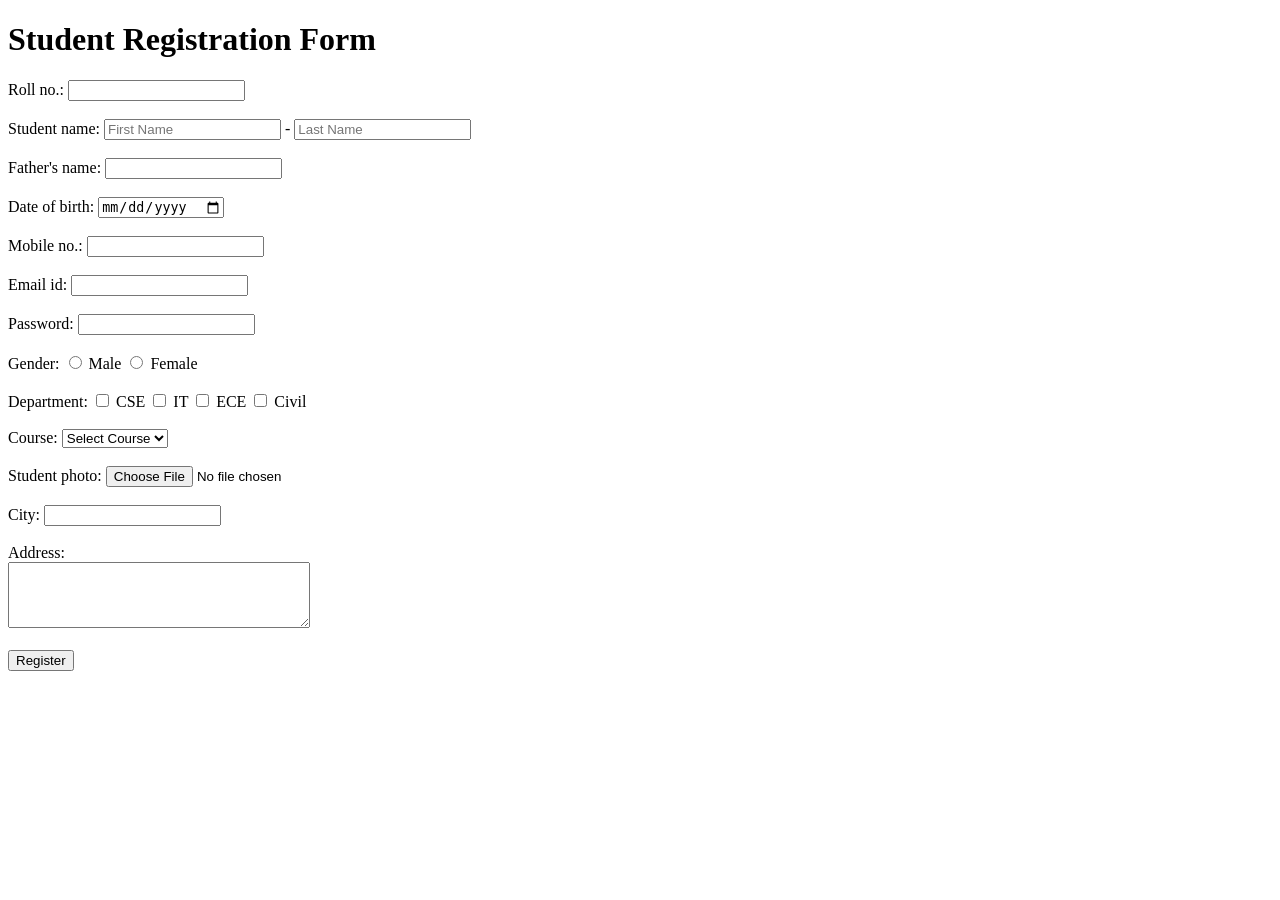
<file: advform.html>
<!DOCTYPE html>
<html>
<head>
    <title>Student Registration Form</title>
</head>

<body>

    <h1>Student Registration Form</h1>

    <form>

        Roll no.:
        <input type="text" name="rollno">
        <br><br>

        Student name:
        <input type="text" placeholder="First Name">
        -
        <input type="text" placeholder="Last Name">
        <br><br>

        Father's name:
        <input type="text" name="fathername">
        <br><br>

        Date of birth:
        <input type="date" name="dob">
        <br><br>

        Mobile no.:
        <input type="tel" name="mobile">
        <br><br>

        Email id:
        <input type="email" name="email">
        <br><br>

        Password:
        <input type="password" name="password">
        <br><br>

        Gender:
        <input type="radio" name="gender"> Male
        <input type="radio" name="gender"> Female
        <br><br>

        Department:
        <input type="checkbox" name="dept"> CSE
        <input type="checkbox" name="dept"> IT
        <input type="checkbox" name="dept"> ECE
        <input type="checkbox" name="dept"> Civil
        <br><br>

        Course:
        <select name="course">
            <option>Select Course</option>
            <option>B.Tech</option>
            <option>BCA</option>
            <option>B.Sc</option>
            <option>MCA</option>
        </select>
        <br><br>

        Student photo:
        <input type="file" name="photo">
        <br><br>

        City:
        <input type="text" name="city">
        <br><br>

        Address:
        <br>
        <textarea rows="4" cols="35" name="address"></textarea>
        <br><br>

        <button type="submit">Register</button>

    </form>

</body>
</html>
</file>
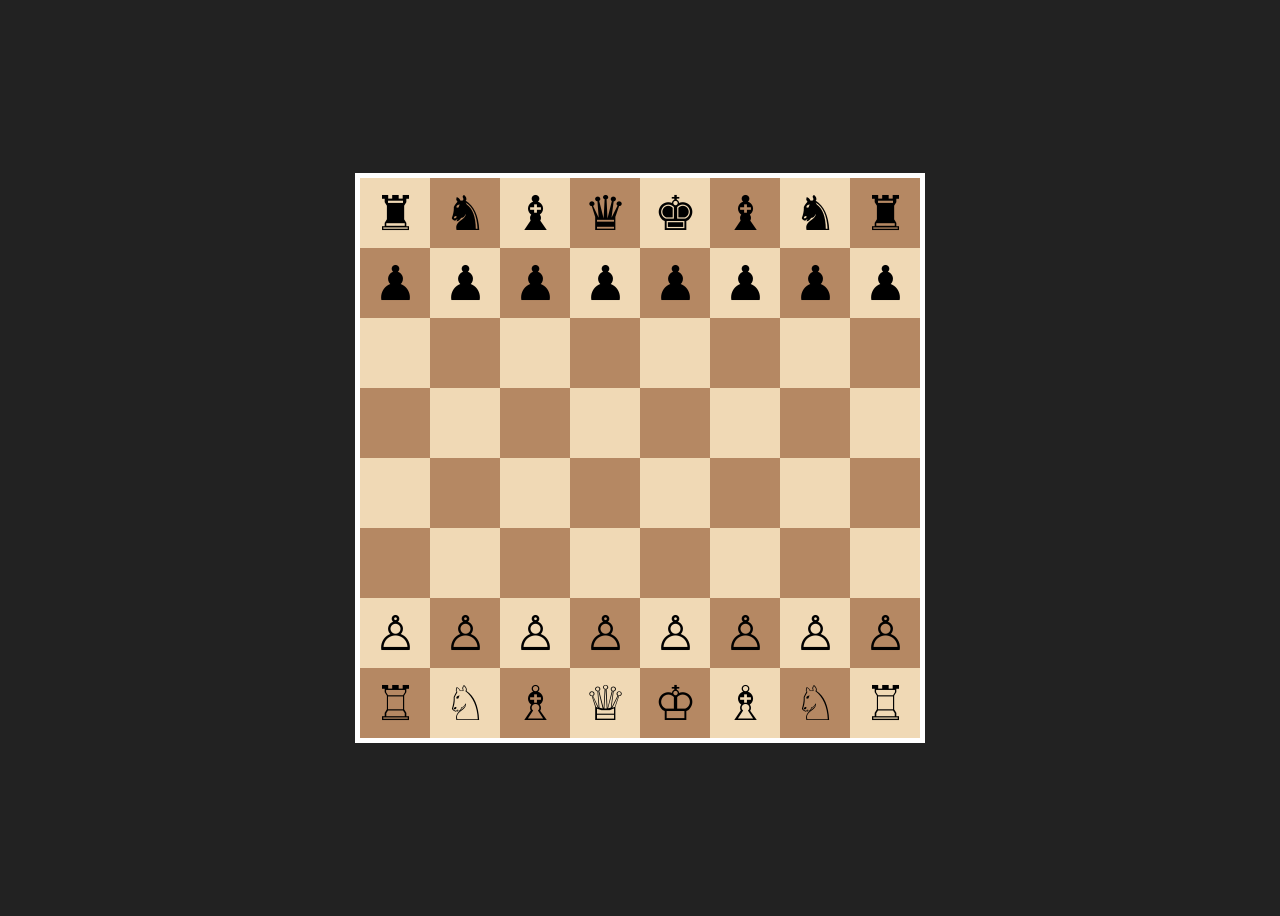
<file: chess.html>
<!DOCTYPE html>
<html>
<head>
    <title>Chess Board</title>

    <style>
        body {
            background: #222;
            display: flex;
            justify-content: center;
            align-items: center;
            height: 100vh;
        }

        .board {
            width: 560px;
            height: 560px;
            display: grid;
            grid-template-columns: repeat(8, 1fr);
            border: 5px solid white;
        }

        .box {
            width: 70px;
            height: 70px;
            display: flex;
            justify-content: center;
            align-items: center;
            font-size: 48px;
        }

        .white {
            background: #f0d9b5;
        }

        .black {
            background: #b58863;
        }
    </style>
</head>

<body>

<div class="board">

    <!-- Row 1 -->
    <div class="box white">♜</div>
    <div class="box black">♞</div>
    <div class="box white">♝</div>
    <div class="box black">♛</div>
    <div class="box white">♚</div>
    <div class="box black">♝</div>
    <div class="box white">♞</div>
    <div class="box black">♜</div>

    <!-- Row 2 -->
    <div class="box black">♟</div>
    <div class="box white">♟</div>
    <div class="box black">♟</div>
    <div class="box white">♟</div>
    <div class="box black">♟</div>
    <div class="box white">♟</div>
    <div class="box black">♟</div>
    <div class="box white">♟</div>

    <!-- Row 3 -->
    <div class="box white"></div>
    <div class="box black"></div>
    <div class="box white"></div>
    <div class="box black"></div>
    <div class="box white"></div>
    <div class="box black"></div>
    <div class="box white"></div>
    <div class="box black"></div>

    <!-- Row 4 -->
    <div class="box black"></div>
    <div class="box white"></div>
    <div class="box black"></div>
    <div class="box white"></div>
    <div class="box black"></div>
    <div class="box white"></div>
    <div class="box black"></div>
    <div class="box white"></div>

    <!-- Row 5 -->
    <div class="box white"></div>
    <div class="box black"></div>
    <div class="box white"></div>
    <div class="box black"></div>
    <div class="box white"></div>
    <div class="box black"></div>
    <div class="box white"></div>
    <div class="box black"></div>

    <!-- Row 6 -->
    <div class="box black"></div>
    <div class="box white"></div>
    <div class="box black"></div>
    <div class="box white"></div>
    <div class="box black"></div>
    <div class="box white"></div>
    <div class="box black"></div>
    <div class="box white"></div>

    <!-- Row 7 -->
    <div class="box white">♙</div>
    <div class="box black">♙</div>
    <div class="box white">♙</div>
    <div class="box black">♙</div>
    <div class="box white">♙</div>
    <div class="box black">♙</div>
    <div class="box white">♙</div>
    <div class="box black">♙</div>

    <!-- Row 8 -->
    <div class="box black">♖</div>
    <div class="box white">♘</div>
    <div class="box black">♗</div>
    <div class="box white">♕</div>
    <div class="box black">♔</div>
    <div class="box white">♗</div>
    <div class="box black">♘</div>
    <div class="box white">♖</div>

</div>

</body>
</html>
</file>
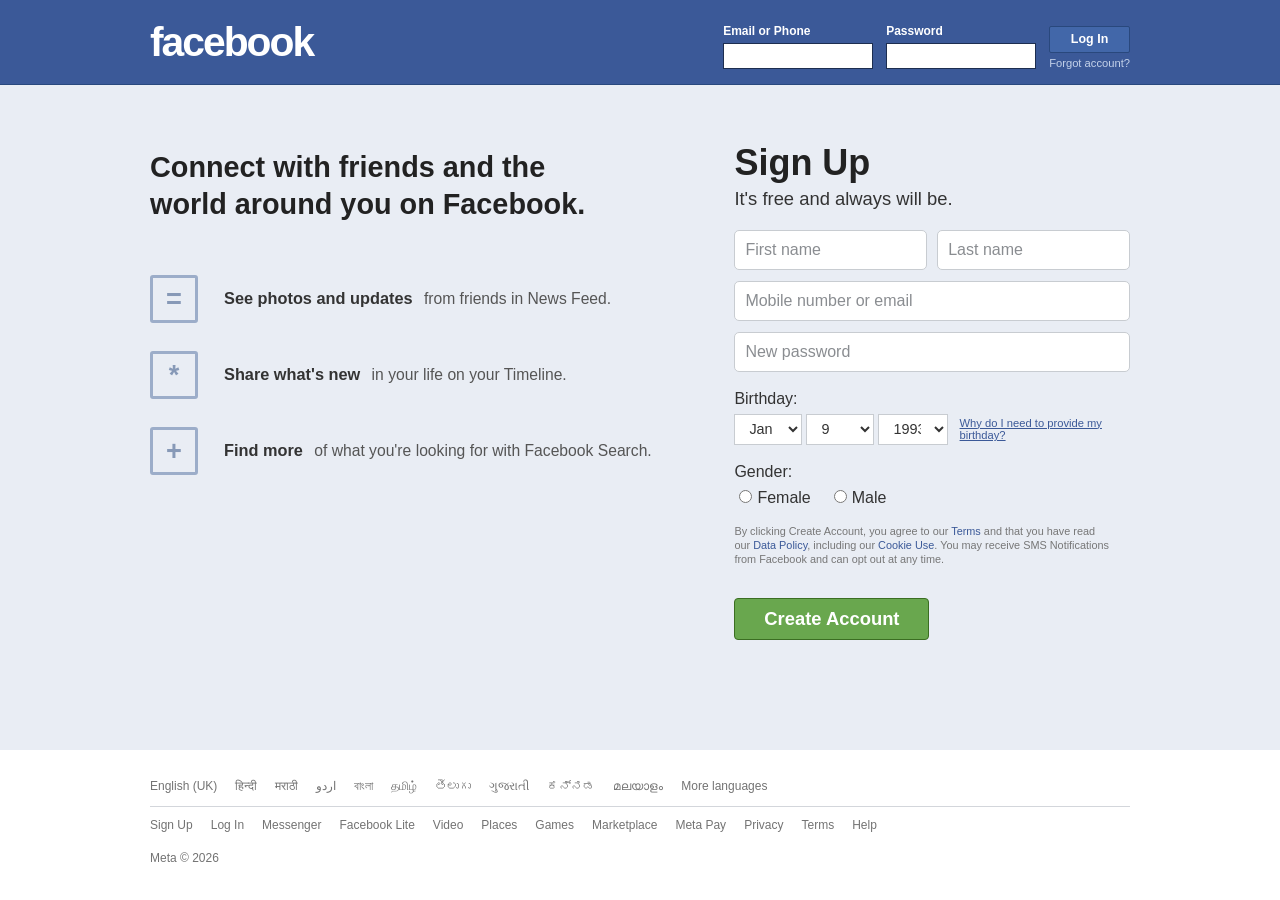
<file: facebook.html>
<!doctype html>
<html lang="en">
<head>
  <meta charset="UTF-8" />
  <meta name="viewport" content="width=device-width, initial-scale=1.0" />
  <meta name="description" content="Create a Facebook account" />
  <title>Facebook - Sign Up</title>
  <style>
    :root {
      --blue: #3b5998;
      --blue-dark: #29487d;
      --green: #69a74e;
      --ink: #333;
      --muted: #737373;
      --line: #d3d6db;
      --page: #e9edf4;
    }

    * { box-sizing: border-box; }

    body {
      margin: 0;
      min-height: 100vh;
      color: var(--ink);
      background: var(--page);
      font-family: Helvetica, Arial, sans-serif;
    }

    .page {
      min-height: 100vh;
      display: flex;
      flex-direction: column;
    }

    header {
      min-height: 84px;
      color: #fff;
      background: var(--blue);
      border-bottom: 1px solid #29487d;
    }

    .header-inner {
      width: min(980px, calc(100% - 40px));
      min-height: 84px;
      display: flex;
      align-items: center;
      justify-content: space-between;
      margin: 0 auto;
    }

    .brand {
      margin: 0;
      color: #fff;
      font-size: 2.55rem;
      font-weight: 700;
      letter-spacing: -2px;
      line-height: 1;
    }

    .header-login {
      display: flex;
      align-items: flex-end;
      gap: 13px;
      margin-top: 8px;
    }

    .header-field { display: grid; gap: 5px; }
    .header-field label { font-size: .75rem; font-weight: 700; }

    .header-field input {
      width: 150px;
      height: 26px;
      padding: 3px 5px;
      border: 1px solid #1d2e50;
      border-radius: 0;
      font-size: .85rem;
    }

    .header-actions { display: grid; gap: 4px; }

    .header-button {
      height: 27px;
      padding: 0 9px;
      border: 1px solid #29487d;
      border-radius: 2px;
      color: #fff;
      background: #4267a9;
      font-size: .78rem;
      font-weight: 700;
    }

    .header-actions a {
      color: #c4d2ea;
      font-size: .7rem;
      text-decoration: none;
    }

    .header-actions a:hover { text-decoration: underline; }

    main {
      width: min(980px, calc(100% - 40px));
      flex: 1;
      display: grid;
      grid-template-columns: 1.28fr 1fr;
      gap: 78px;
      align-items: start;
      margin: 0 auto;
      padding: 54px 0 78px;
    }

    .tagline {
      max-width: 470px;
      margin: 10px 0 52px;
      color: #222;
      font-size: 1.8rem;
      font-weight: 700;
      line-height: 1.28;
    }

    .feature-list { display: grid; gap: 28px; }

    .feature {
      display: grid;
      grid-template-columns: 56px 1fr;
      gap: 18px;
      align-items: center;
      max-width: 510px;
    }

    .feature-icon {
      width: 48px;
      height: 48px;
      display: grid;
      place-items: center;
      border: 3px solid #9cadc9;
      border-radius: 3px;
      color: #8799b7;
      font-size: 1.7rem;
      font-weight: 700;
      line-height: 1;
      box-shadow: inset 0 0 0 3px var(--page);
    }

    .feature p { margin: 0; color: #555; font-size: .98rem; }
    .feature strong { margin-right: 7px; color: #333; font-size: 1.02rem; }

    .signup { padding-top: 4px; }

    .signup h2 {
      margin: 0;
      color: #222;
      font-size: 2.25rem;
      line-height: 1.1;
    }

    .signup-lead { margin: 5px 0 20px; font-size: 1.15rem; }

    .signup-card { max-width: 400px; }

    form { display: grid; gap: 11px; }

    .name-row { display: grid; grid-template-columns: 1fr 1fr; gap: 10px; }

    input, select {
      width: 100%;
      height: 40px;
      padding: 0 10px;
      border: 1px solid #c8ccd1;
      border-radius: 5px;
      color: var(--ink);
      background: #fff;
      font: 1rem Helvetica, Arial, sans-serif;
      outline: none;
    }

    input::placeholder { color: #8a8d91; }
    input:focus, select:focus { border-color: var(--blue); box-shadow: 0 0 0 2px rgb(59 89 152 / 20%); }

    .sr-only {
      position: absolute;
      width: 1px;
      height: 1px;
      padding: 0;
      margin: -1px;
      overflow: hidden;
      clip: rect(0, 0, 0, 0);
      white-space: nowrap;
      border: 0;
    }

    button {
      border: 0;
      border-radius: 6px;
      color: #fff;
      cursor: pointer;
      font: 700 1rem Helvetica, Arial, sans-serif;
      transition: filter 140ms ease, transform 140ms ease;
    }

    button:hover { filter: brightness(.96); }
    button:active { transform: translateY(1px); }

    .create-button {
      width: 195px;
      height: 42px;
      margin-top: 8px;
      background: var(--green);
      border: 1px solid #3b6e22;
      border-radius: 4px;
      font-size: 1.15rem;
    }

    .create-button:hover { background: #36a420; }

    .birthday-label, .gender-label {
      display: block;
      margin: 7px 0 6px;
      font-size: 1rem;
    }

    .birthday-row { display: flex; align-items: center; gap: 4px; }
    .birthday-row select { width: auto; min-width: 68px; height: 31px; border-radius: 0; font-size: .9rem; }
    .birthday-help { margin-left: 8px; color: var(--blue); font-size: .7rem; line-height: 1.1; }
    .gender-row { display: flex; gap: 18px; }
    .gender-row label { font-size: 1rem; }
    .gender-row input { width: auto; height: auto; margin-right: 5px; }
    .terms { max-width: 375px; margin: 6px 0 2px; color: #777; font-size: .68rem; line-height: 1.3; }
    .terms a { color: var(--blue); text-decoration: none; }
    .terms a:hover { text-decoration: underline; }
    .message { min-height: 0; margin: 0; color: #c92a2a; font-size: .78rem; }
    .message.success { color: #3b6e22; }

    footer {
      min-height: 135px;
      padding: 26px max(20px, calc((100% - 980px) / 2)) 30px;
      color: #737373;
      background: #fff;
      font-size: .75rem;
      line-height: 1.8;
    }

    .languages, .links { display: flex; flex-wrap: wrap; gap: 0 18px; }
    footer a { color: inherit; text-decoration: none; }
    footer a:hover { text-decoration: underline; }
    .footer-line { height: 1px; margin: 8px 0; background: var(--line); }
    .copyright { margin: 12px 0 0; }

    @media (max-width: 760px) {
      .header-inner { width: min(100% - 24px, 520px); min-height: auto; padding: 18px 0; align-items: flex-start; gap: 20px; }
      .header-login { flex: 1; flex-wrap: wrap; justify-content: flex-end; margin-top: 0; }
      .header-field input { width: 132px; }
      main {
        grid-template-columns: 1fr;
        gap: 40px;
        align-content: start;
        padding: 40px 0 60px;
      }
      .intro, .signup { max-width: 500px; margin: auto; }
      .tagline { margin-bottom: 32px; font-size: 1.5rem; }
    }

    @media (max-width: 420px) {
      .header-inner { display: block; }
      .header-login { justify-content: flex-start; margin-top: 18px; }
      main { width: min(100% - 24px, 396px); padding-top: 34px; }
      .name-row { grid-template-columns: 1fr; }
      footer { padding-right: 12px; padding-left: 12px; }
    }
  </style>
</head>
<body>
  <div class="page">
    <header>
      <div class="header-inner">
        <h1 class="brand">facebook</h1>
        <form class="header-login" id="header-login" novalidate>
          <div class="header-field">
            <label for="header-email">Email or Phone</label>
            <input id="header-email" type="text" autocomplete="username" />
          </div>
          <div class="header-field">
            <label for="header-password">Password</label>
            <input id="header-password" type="password" autocomplete="current-password" />
          </div>
          <div class="header-actions">
            <button class="header-button" type="submit">Log In</button>
            <a href="#forgot-password">Forgot account?</a>
          </div>
        </form>
      </div>
    </header>

    <main>
      <section class="intro" aria-labelledby="brand-name">
        <h2 class="sr-only" id="brand-name">Facebook</h2>
        <p class="tagline">Connect with friends and the world around you on Facebook.</p>
        <div class="feature-list">
          <div class="feature">
            <span class="feature-icon" aria-hidden="true">=</span>
            <p><strong>See photos and updates</strong> from friends in News Feed.</p>
          </div>
          <div class="feature">
            <span class="feature-icon" aria-hidden="true">*</span>
            <p><strong>Share what's new</strong> in your life on your Timeline.</p>
          </div>
          <div class="feature">
            <span class="feature-icon" aria-hidden="true">+</span>
            <p><strong>Find more</strong> of what you're looking for with Facebook Search.</p>
          </div>
        </div>
      </section>

      <section class="signup" aria-labelledby="signup-heading">
        <h2 id="signup-heading">Sign Up</h2>
        <p class="signup-lead">It's free and always will be.</p>
        <div class="signup-card">
          <form id="signup-form" novalidate>
            <div class="name-row">
              <label class="sr-only" for="first-name">First name</label>
              <input id="first-name" name="first-name" type="text" placeholder="First name" required />
              <label class="sr-only" for="last-name">Last name</label>
              <input id="last-name" name="last-name" type="text" placeholder="Last name" required />
            </div>
            <label class="sr-only" for="signup-email">Mobile number or email</label>
            <input id="signup-email" name="email" type="text" placeholder="Mobile number or email" required />
            <label class="sr-only" for="new-password">New password</label>
            <input id="new-password" name="password" type="password" placeholder="New password" required />

            <div>
              <span class="birthday-label">Birthday:</span>
              <div class="birthday-row">
                <label class="sr-only" for="month">Birth month</label>
                <select id="month" name="month"><option>Jan</option><option>Feb</option><option>Mar</option></select>
                <label class="sr-only" for="day">Birth day</label>
                <select id="day" name="day"><option>9</option><option>10</option><option>11</option></select>
                <label class="sr-only" for="year">Birth year</label>
                <select id="year" name="year"><option>1993</option><option>1994</option><option>1995</option></select>
                <a class="birthday-help" href="#birthday-help">Why do I need to provide my birthday?</a>
              </div>
            </div>

            <div>
              <span class="gender-label">Gender:</span>
              <div class="gender-row">
                <label><input type="radio" name="gender" value="female" />Female</label>
                <label><input type="radio" name="gender" value="male" />Male</label>
              </div>
            </div>

            <p class="terms">By clicking Create Account, you agree to our <a href="#terms">Terms</a> and that you have read our <a href="#data-policy">Data Policy</a>, including our <a href="#cookie-use">Cookie Use</a>. You may receive SMS Notifications from Facebook and can opt out at any time.</p>
            <p class="message" id="message" role="alert" aria-live="polite"></p>
            <button class="create-button" type="submit">Create Account</button>
          </form>
        </div>
      </section>
    </main>

    <footer>
      <nav class="languages" aria-label="Languages">
        <a href="#english">English (UK)</a><a href="#hindi">हिन्दी</a><a href="#marathi">मराठी</a><a href="#urdu">اردو</a><a href="#bengali">বাংলা</a><a href="#tamil">தமிழ்</a><a href="#telugu">తెలుగు</a><a href="#gujarati">ગુજરાતી</a><a href="#kannada">ಕನ್ನಡ</a><a href="#malayalam">മലയാളം</a><a href="#more-languages">More languages</a>
      </nav>
      <div class="footer-line"></div>
      <nav class="links" aria-label="Footer links">
        <a href="#signup">Sign Up</a><a href="#login">Log In</a><a href="#messenger">Messenger</a><a href="#facebook-lite">Facebook Lite</a><a href="#video">Video</a><a href="#places">Places</a><a href="#games">Games</a><a href="#marketplace">Marketplace</a><a href="#meta-pay">Meta Pay</a><a href="#privacy">Privacy</a><a href="#terms">Terms</a><a href="#help">Help</a>
      </nav>
      <p class="copyright">Meta © 2026</p>
    </footer>
  </div>

  <script>
    const form = document.querySelector('#signup-form');
    const message = document.querySelector('#message');

    form.addEventListener('submit', (event) => {
      event.preventDefault();
      const requiredFields = [...form.querySelectorAll('[required]')];
      const emptyField = requiredFields.find((field) => !field.value.trim());

      if (emptyField) {
        message.textContent = 'Please complete all required fields.';
        emptyField.focus();
        return;
      }

      message.textContent = 'Your demo account is ready to be created.';
      message.classList.add('success');
    });

    document.querySelector('#header-login').addEventListener('submit', (event) => {
      event.preventDefault();
      message.textContent = 'Log in is ready to connect to your backend.';
      message.classList.add('success');
    });
  </script>
</body>
</html>
</file>
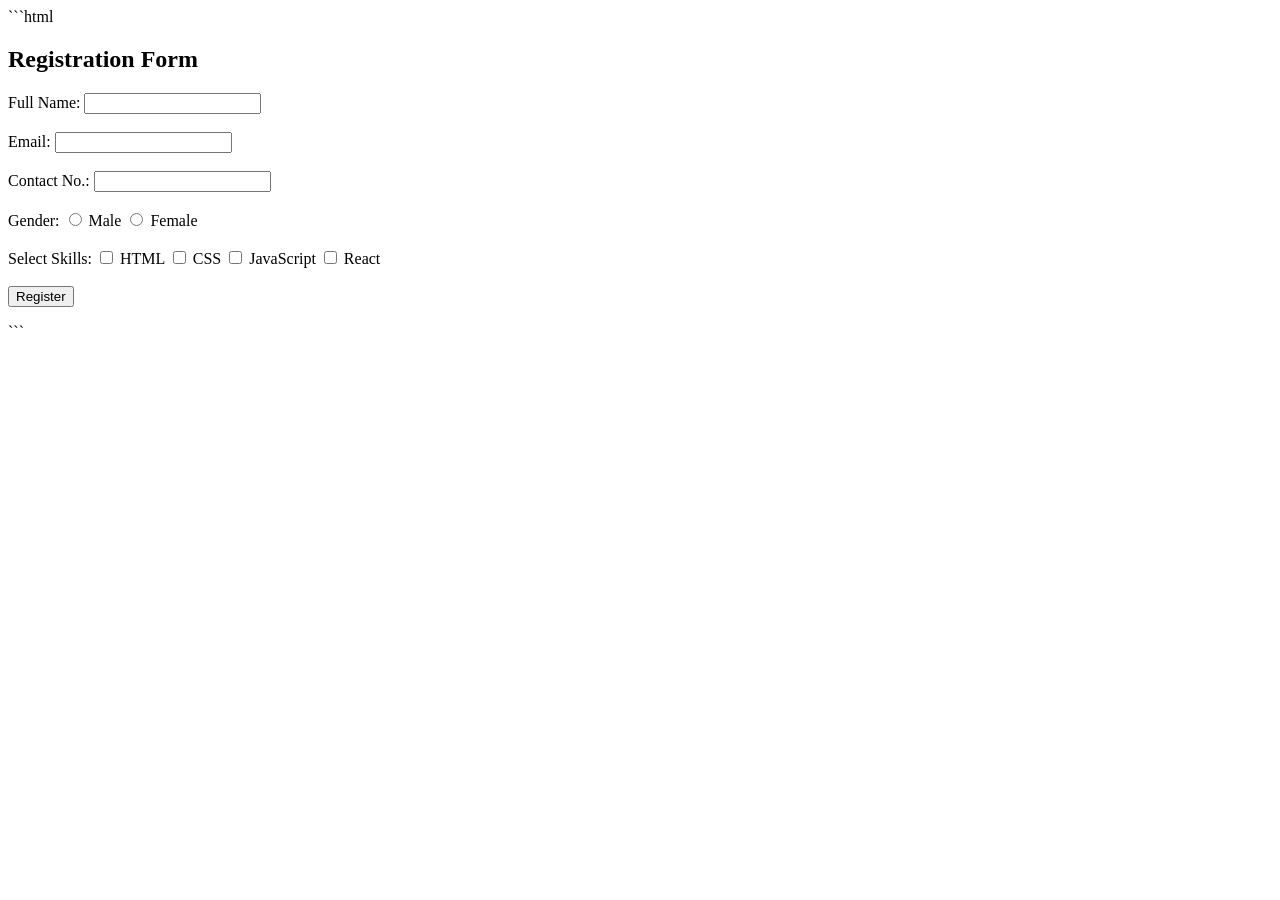
<file: form.html>
```html
<!DOCTYPE html>
<html>
<head>
    <title>Registration Form</title>
</head>

<body>

    <h2>Registration Form</h2>

    <form>

        Full Name:
        <input type="text" name="fullname">
        <br><br>

        Email:
        <input type="email" name="email">
        <br><br>

        Contact No.:
        <input type="tel" name="contact">
        <br><br>

        Gender:
        <input type="radio" name="gender"> Male
        <input type="radio" name="gender"> Female
        <br><br>

        Select Skills:
        <input type="checkbox" name="skill"> HTML
        <input type="checkbox" name="skill"> CSS
        <input type="checkbox" name="skill"> JavaScript
        <input type="checkbox" name="skill"> React
        <br><br>

        <button type="submit">Register</button>

    </form>

</body>
</html>
```
</file>
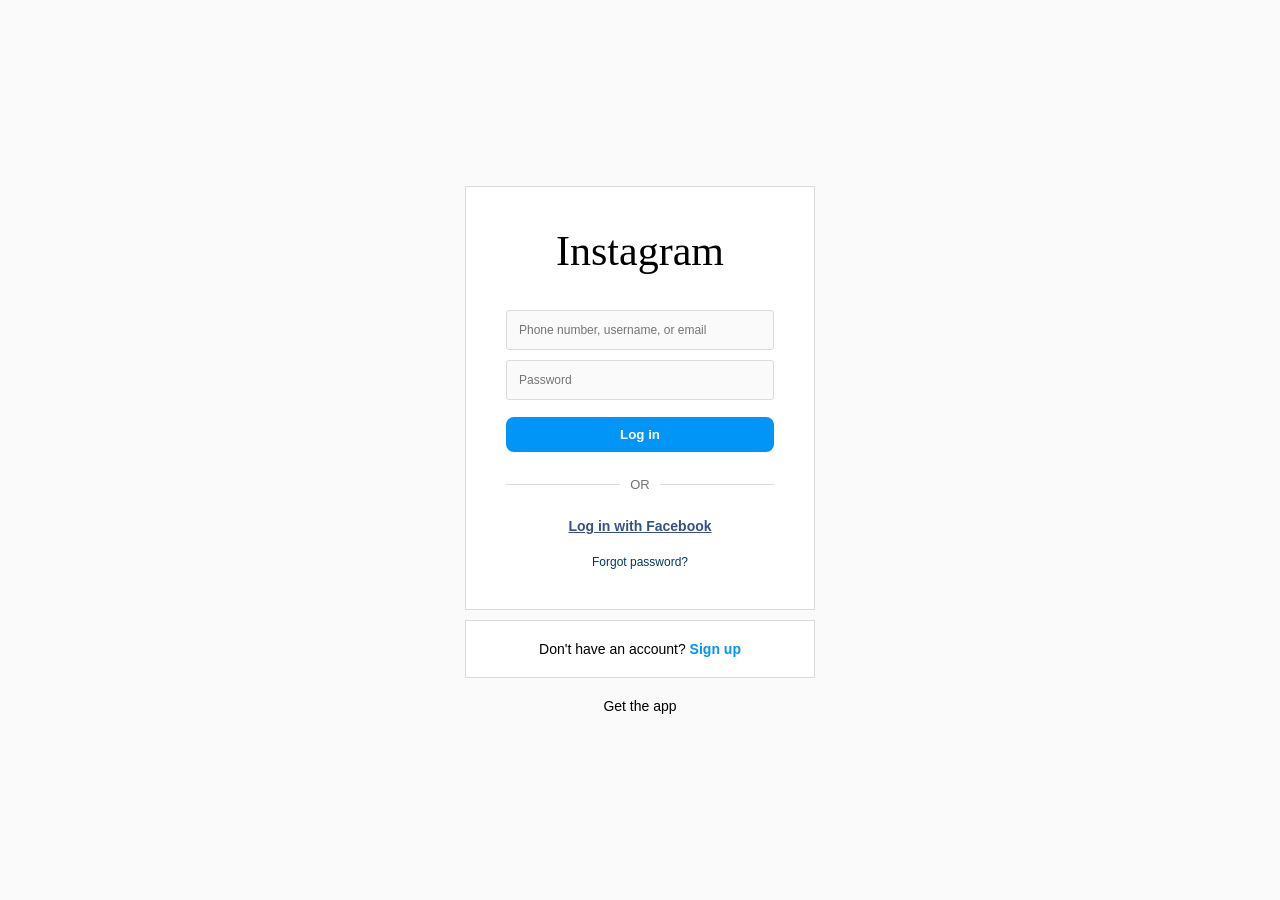
<file: instagramm.html>
<!DOCTYPE html>
<html lang="en">
<head>
    <meta charset="UTF-8">
    <meta name="viewport" content="width=device-width, initial-scale=1.0">
    <title>Instagram Login</title>

    <style>
        * {
            box-sizing: border-box;
            margin: 0;
            padding: 0;
            font-family: Arial, sans-serif;
        }

        body {
            background: #fafafa;
            display: flex;
            justify-content: center;
            align-items: center;
            height: 100vh;
        }

        .container {
            width: 350px;
            text-align: center;
        }

        .login-box {
            background: white;
            border: 1px solid #dbdbdb;
            padding: 40px;
        }

        .logo {
            font-family: cursive;
            font-size: 42px;
            margin-bottom: 30px;
        }

        input {
            width: 100%;
            padding: 12px;
            margin: 5px 0;
            border: 1px solid #dbdbdb;
            border-radius: 3px;
            background: #fafafa;
            font-size: 12px;
        }

        button {
            width: 100%;
            padding: 10px;
            margin-top: 12px;
            border: none;
            border-radius: 8px;
            background: #0095f6;
            color: white;
            font-weight: bold;
            cursor: pointer;
        }

        .or {
            display: flex;
            align-items: center;
            gap: 10px;
            margin: 25px 0;
            color: #737373;
            font-size: 13px;
        }

        .or::before,
        .or::after {
            content: "";
            height: 1px;
            background: #dbdbdb;
            flex: 1;
        }

        .facebook {
            color: #385185;
            font-weight: bold;
            font-size: 14px;
        }

        .forgot {
            display: block;
            margin-top: 20px;
            color: #00376b;
            font-size: 12px;
            text-decoration: none;
        }

        .signup {
            background: white;
            border: 1px solid #dbdbdb;
            margin-top: 10px;
            padding: 20px;
            font-size: 14px;
        }

        .signup a {
            color: #0095f6;
            font-weight: bold;
            text-decoration: none;
        }

        .app {
            margin-top: 20px;
            font-size: 14px;
        }
    </style>
</head>

<body>

    <div class="container">

        <div class="login-box">

            <div class="logo">Instagram</div>

            <input type="text" placeholder="Phone number, username, or email">

            <input type="password" placeholder="Password">

            <button>Log in</button>

            <div class="or">OR</div>

            <a href="facebook.html" class="facebook">Log in with Facebook</a>

            <a href="#" class="forgot">Forgot password?</a>

        </div>

        <div class="signup">
            Don't have an account?
            <a href="#">Sign up</a>
        </div>

        <div class="app">
            Get the app
        </div>

    </div>

</body>
</html>
</file>
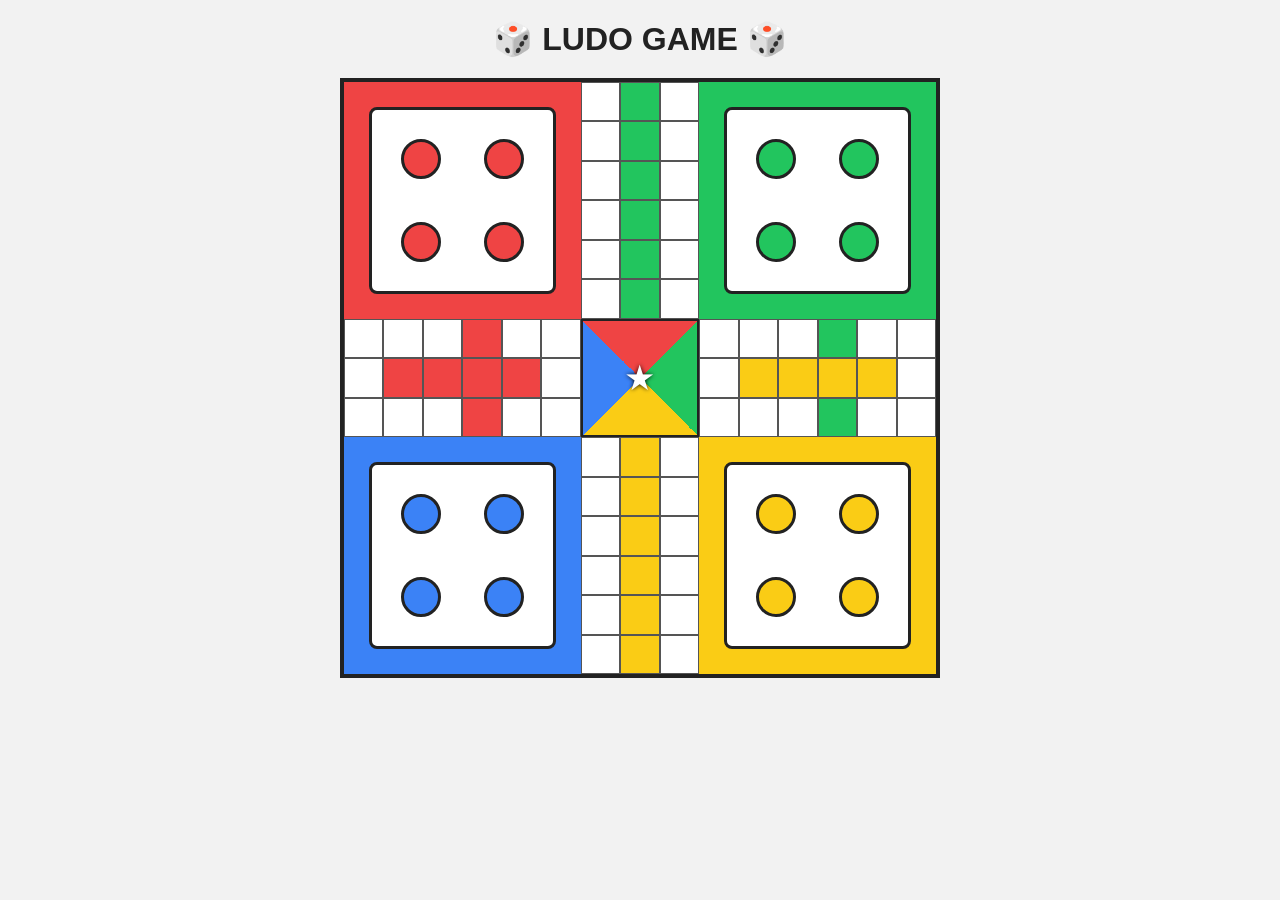
<file: ludo.html>
<!DOCTYPE html>
<html>
<head>
    <title>Ludo Board</title>

    <style>
        * {
            box-sizing: border-box;
        }

        body {
            margin: 0;
            background: #f2f2f2;
            font-family: Arial, sans-serif;
            text-align: center;
        }

        h1 {
            margin: 20px;
            color: #222;
        }

        .ludo {
            width: 600px;
            height: 600px;
            margin: auto;
            display: grid;
            grid-template-columns: repeat(15, 1fr);
            grid-template-rows: repeat(15, 1fr);
            border: 4px solid #222;
            background: white;
        }

        .cell {
            border: 1px solid #555;
        }

        /* =====================
           FOUR HOME AREAS
        ====================== */

        .red-area {
            grid-column: 1 / 7;
            grid-row: 1 / 7;
            background: #ef4444;
            padding: 25px;
        }

        .green-area {
            grid-column: 10 / 16;
            grid-row: 1 / 7;
            background: #22c55e;
            padding: 25px;
        }

        .blue-area {
            grid-column: 1 / 7;
            grid-row: 10 / 16;
            background: #3b82f6;
            padding: 25px;
        }

        .yellow-area {
            grid-column: 10 / 16;
            grid-row: 10 / 16;
            background: #facc15;
            padding: 25px;
        }

        .home-box {
            width: 100%;
            height: 100%;
            background: white;
            border: 3px solid #222;
            border-radius: 8px;

            display: grid;
            grid-template-columns: 1fr 1fr;
            grid-template-rows: 1fr 1fr;
            gap: 15px;
            padding: 15px;
        }

        .token {
            border: 3px solid #222;
            border-radius: 50%;
            width: 40px;
            height: 40px;
            margin: auto;
        }

        .red-token {
            background: #ef4444;
        }

        .green-token {
            background: #22c55e;
        }

        .blue-token {
            background: #3b82f6;
        }

        .yellow-token {
            background: #facc15;
        }


        /* =====================
           PATH
        ====================== */

        .path {
            background: white;
        }

        .red-path {
            background: #ef4444;
        }

        .green-path {
            background: #22c55e;
        }

        .blue-path {
            background: #3b82f6;
        }

        .yellow-path {
            background: #facc15;
        }

        .safe {
            background: #ddd;
        }


        /* =====================
           CENTER
        ====================== */

        .center {
            grid-column: 7 / 10;
            grid-row: 7 / 10;

            position: relative;
            overflow: hidden;

            background: conic-gradient(
                from 45deg,
                #22c55e 0deg 90deg,
                #facc15 90deg 180deg,
                #3b82f6 180deg 270deg,
                #ef4444 270deg 360deg
            );

            border: 2px solid #222;
        }

        .center::after {
            content: "★";
            position: absolute;
            top: 50%;
            left: 50%;
            transform: translate(-50%, -50%);
            font-size: 35px;
            color: white;
            text-shadow: 0 0 4px black;
        }


        /* =====================
           TOP PATH
        ====================== */

        .top1  { grid-column: 7; grid-row: 1; }
        .top2  { grid-column: 8; grid-row: 1; }
        .top3  { grid-column: 9; grid-row: 1; }

        .top4  { grid-column: 7; grid-row: 2; }
        .top5  { grid-column: 8; grid-row: 2; }
        .top6  { grid-column: 9; grid-row: 2; }

        .top7  { grid-column: 7; grid-row: 3; }
        .top8  { grid-column: 8; grid-row: 3; }
        .top9  { grid-column: 9; grid-row: 3; }

        .top10 { grid-column: 7; grid-row: 4; }
        .top11 { grid-column: 8; grid-row: 4; }
        .top12 { grid-column: 9; grid-row: 4; }

        .top13 { grid-column: 7; grid-row: 5; }
        .top14 { grid-column: 8; grid-row: 5; }
        .top15 { grid-column: 9; grid-row: 5; }

        .top16 { grid-column: 7; grid-row: 6; }
        .top17 { grid-column: 8; grid-row: 6; }
        .top18 { grid-column: 9; grid-row: 6; }


        /* =====================
           BOTTOM PATH
        ====================== */

        .bottom1  { grid-column: 7; grid-row: 10; }
        .bottom2  { grid-column: 8; grid-row: 10; }
        .bottom3  { grid-column: 9; grid-row: 10; }

        .bottom4  { grid-column: 7; grid-row: 11; }
        .bottom5  { grid-column: 8; grid-row: 11; }
        .bottom6  { grid-column: 9; grid-row: 11; }

        .bottom7  { grid-column: 7; grid-row: 12; }
        .bottom8  { grid-column: 8; grid-row: 12; }
        .bottom9  { grid-column: 9; grid-row: 12; }

        .bottom10 { grid-column: 7; grid-row: 13; }
        .bottom11 { grid-column: 8; grid-row: 13; }
        .bottom12 { grid-column: 9; grid-row: 13; }

        .bottom13 { grid-column: 7; grid-row: 14; }
        .bottom14 { grid-column: 8; grid-row: 14; }
        .bottom15 { grid-column: 9; grid-row: 14; }

        .bottom16 { grid-column: 7; grid-row: 15; }
        .bottom17 { grid-column: 8; grid-row: 15; }
        .bottom18 { grid-column: 9; grid-row: 15; }


        /* =====================
           LEFT PATH
        ====================== */

        .left1  { grid-column: 1; grid-row: 7; }
        .left2  { grid-column: 2; grid-row: 7; }
        .left3  { grid-column: 3; grid-row: 7; }
        .left4  { grid-column: 4; grid-row: 7; }
        .left5  { grid-column: 5; grid-row: 7; }
        .left6  { grid-column: 6; grid-row: 7; }

        .left7  { grid-column: 1; grid-row: 8; }
        .left8  { grid-column: 2; grid-row: 8; }
        .left9  { grid-column: 3; grid-row: 8; }
        .left10 { grid-column: 4; grid-row: 8; }
        .left11 { grid-column: 5; grid-row: 8; }
        .left12 { grid-column: 6; grid-row: 8; }

        .left13 { grid-column: 1; grid-row: 9; }
        .left14 { grid-column: 2; grid-row: 9; }
        .left15 { grid-column: 3; grid-row: 9; }
        .left16 { grid-column: 4; grid-row: 9; }
        .left17 { grid-column: 5; grid-row: 9; }
        .left18 { grid-column: 6; grid-row: 9; }


        /* =====================
           RIGHT PATH
        ====================== */

        .right1  { grid-column: 10; grid-row: 7; }
        .right2  { grid-column: 11; grid-row: 7; }
        .right3  { grid-column: 12; grid-row: 7; }
        .right4  { grid-column: 13; grid-row: 7; }
        .right5  { grid-column: 14; grid-row: 7; }
        .right6  { grid-column: 15; grid-row: 7; }

        .right7  { grid-column: 10; grid-row: 8; }
        .right8  { grid-column: 11; grid-row: 8; }
        .right9  { grid-column: 12; grid-row: 8; }
        .right10 { grid-column: 13; grid-row: 8; }
        .right11 { grid-column: 14; grid-row: 8; }
        .right12 { grid-column: 15; grid-row: 8; }

        .right13 { grid-column: 10; grid-row: 9; }
        .right14 { grid-column: 11; grid-row: 9; }
        .right15 { grid-column: 12; grid-row: 9; }
        .right16 { grid-column: 13; grid-row: 9; }
        .right17 { grid-column: 14; grid-row: 9; }
        .right18 { grid-column: 15; grid-row: 9; }

    </style>
</head>

<body>

<h1>🎲 LUDO GAME 🎲</h1>

<div class="ludo">

    <!-- RED HOME -->
    <div class="red-area">
        <div class="home-box">
            <div class="token red-token"></div>
            <div class="token red-token"></div>
            <div class="token red-token"></div>
            <div class="token red-token"></div>
        </div>
    </div>

    <!-- GREEN HOME -->
    <div class="green-area">
        <div class="home-box">
            <div class="token green-token"></div>
            <div class="token green-token"></div>
            <div class="token green-token"></div>
            <div class="token green-token"></div>
        </div>
    </div>

    <!-- BLUE HOME -->
    <div class="blue-area">
        <div class="home-box">
            <div class="token blue-token"></div>
            <div class="token blue-token"></div>
            <div class="token blue-token"></div>
            <div class="token blue-token"></div>
        </div>
    </div>

    <!-- YELLOW HOME -->
    <div class="yellow-area">
        <div class="home-box">
            <div class="token yellow-token"></div>
            <div class="token yellow-token"></div>
            <div class="token yellow-token"></div>
            <div class="token yellow-token"></div>
        </div>
    </div>


    <!-- TOP PATH -->
    <div class="cell top1 path"></div>
    <div class="cell top2 green-path"></div>
    <div class="cell top3 path"></div>

    <div class="cell top4 path"></div>
    <div class="cell top5 green-path"></div>
    <div class="cell top6 path"></div>

    <div class="cell top7 path"></div>
    <div class="cell top8 green-path"></div>
    <div class="cell top9 path"></div>

    <div class="cell top10 path"></div>
    <div class="cell top11 green-path"></div>
    <div class="cell top12 path"></div>

    <div class="cell top13 path"></div>
    <div class="cell top14 green-path"></div>
    <div class="cell top15 path"></div>

    <div class="cell top16 path"></div>
    <div class="cell top17 green-path"></div>
    <div class="cell top18 path"></div>


    <!-- BOTTOM PATH -->
    <div class="cell bottom1 path"></div>
    <div class="cell bottom2 yellow-path"></div>
    <div class="cell bottom3 path"></div>

    <div class="cell bottom4 path"></div>
    <div class="cell bottom5 yellow-path"></div>
    <div class="cell bottom6 path"></div>

    <div class="cell bottom7 path"></div>
    <div class="cell bottom8 yellow-path"></div>
    <div class="cell bottom9 path"></div>

    <div class="cell bottom10 path"></div>
    <div class="cell bottom11 yellow-path"></div>
    <div class="cell bottom12 path"></div>

    <div class="cell bottom13 path"></div>
    <div class="cell bottom14 yellow-path"></div>
    <div class="cell bottom15 path"></div>

    <div class="cell bottom16 path"></div>
    <div class="cell bottom17 yellow-path"></div>
    <div class="cell bottom18 path"></div>


    <!-- LEFT PATH -->
    <div class="cell left1 path"></div>
    <div class="cell left2 path"></div>
    <div class="cell left3 path"></div>
    <div class="cell left4 red-path"></div>
    <div class="cell left5 path"></div>
    <div class="cell left6 path"></div>

    <div class="cell left7 path"></div>
    <div class="cell left8 red-path"></div>
    <div class="cell left9 red-path"></div>
    <div class="cell left10 red-path"></div>
    <div class="cell left11 red-path"></div>
    <div class="cell left12 path"></div>

    <div class="cell left13 path"></div>
    <div class="cell left14 path"></div>
    <div class="cell left15 path"></div>
    <div class="cell left16 red-path"></div>
    <div class="cell left17 path"></div>
    <div class="cell left18 path"></div>


    <!-- RIGHT PATH -->
    <div class="cell right1 path"></div>
    <div class="cell right2 path"></div>
    <div class="cell right3 path"></div>
    <div class="cell right4 green-path"></div>
    <div class="cell right5 path"></div>
    <div class="cell right6 path"></div>

    <div class="cell right7 path"></div>
    <div class="cell right8 yellow-path"></div>
    <div class="cell right9 yellow-path"></div>
    <div class="cell right10 yellow-path"></div>
    <div class="cell right11 yellow-path"></div>
    <div class="cell right12 path"></div>

    <div class="cell right13 path"></div>
    <div class="cell right14 path"></div>
    <div class="cell right15 path"></div>
    <div class="cell right16 green-path"></div>
    <div class="cell right17 path"></div>
    <div class="cell right18 path"></div>


    <!-- CENTER -->
    <div class="center"></div>

</div>

</body>
</html>
</file>
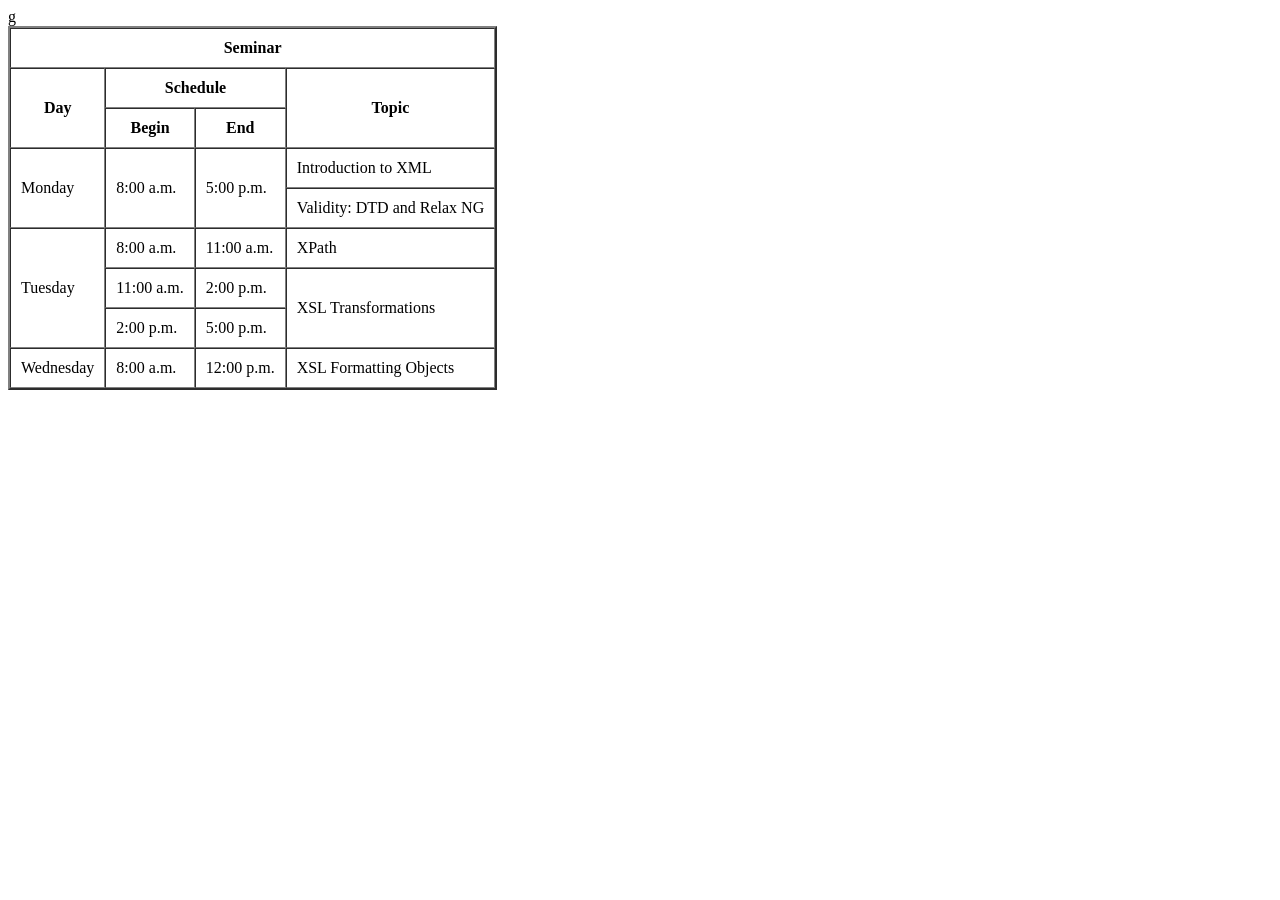
<file: project1.html>
<!DOCTYPE html>
<html>
<head>
    <title>Seminar Schedule</title>
</head>

<body>

<table border="2" cellpadding="10" cellspacing="0">

    <!-- Seminar Heading -->
    <tr>
        <th colspan="4">Seminar</th>
    </tr>

    <!-- Table Heading -->
    <tr>
        <th rowspan="2">Day</th>
        <th colspan="2">Schedule</th>
        <th rowspan="2">Topic</th>
    </tr>

    <tr>g
        <th>Begin</th>
        <th>End</th>
    </tr>

    <!-- Monday -->
    <tr>
        <td rowspan="2">Monday</td>
        <td rowspan="2">8:00 a.m.</td>
        <td rowspan="2">5:00 p.m.</td>
        <td>Introduction to XML</td>
    </tr>

    <tr>
        <td>Validity: DTD and Relax NG</td>
    </tr>


    <tr>
        <td rowspan="3">Tuesday</td>
        <td>8:00 a.m.</td>
        <td>11:00 a.m.</td>
        <td>XPath</td>
    </tr>

    <tr>
        <td>11:00 a.m.</td>
        <td>2:00 p.m.</td>
        <td rowspan="2">XSL Transformations</td>
    </tr>

    <tr>
        <td>2:00 p.m.</td>
        <td>5:00 p.m.</td>
    </tr>

    <!-- Wednesday -->
    <tr>
        <td>Wednesday</td>
        <td>8:00 a.m.</td>
        <td>12:00 p.m.</td>
        <td>XSL Formatting Objects</td>
    </tr>



    
</table>

</body>
</html>
</file>
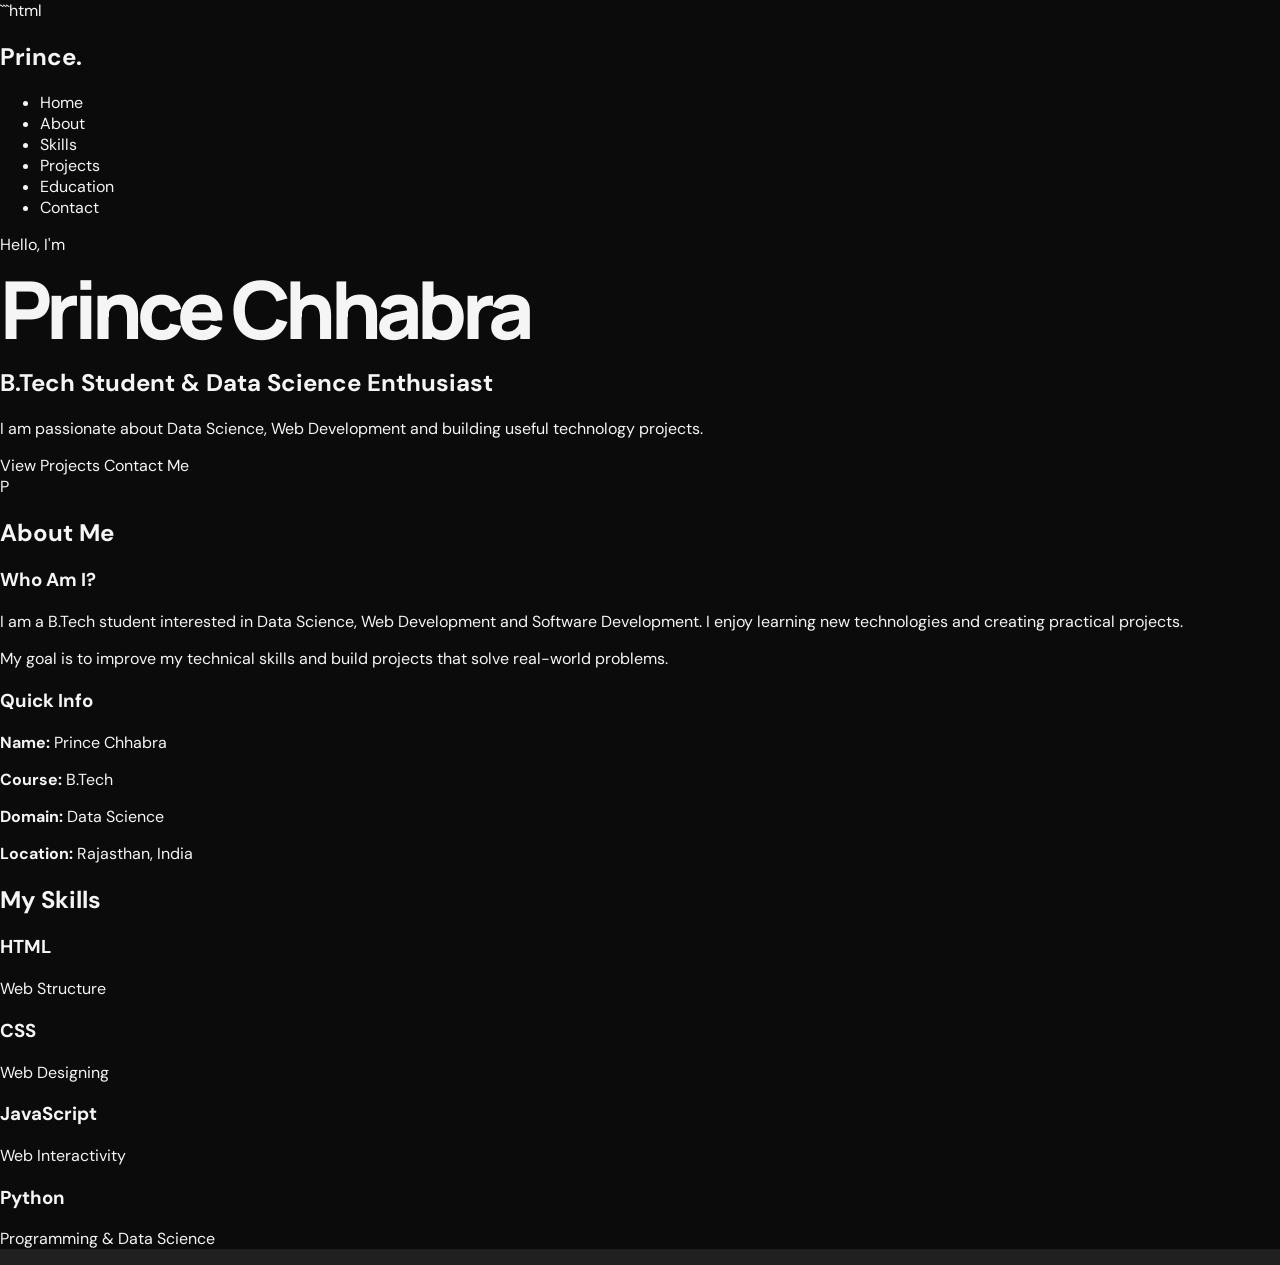
<file: protfolio.html>
```html
<!DOCTYPE html>
<html lang="en">

<head>
    <meta charset="UTF-8">
    <meta name="viewport" content="width=device-width, initial-scale=1.0">

    <title>Prince Chhabra | Portfolio</title>

    <link rel="stylesheet" href="style.css">
</head>

<body>

    <!-- Navigation Bar -->
    <header>
        <nav class="navbar">
            <h2 class="logo">Prince.</h2>

            <ul class="nav-links">
                <li><a href="#home">Home</a></li>
                <li><a href="#about">About</a></li>
                <li><a href="#skills">Skills</a></li>
                <li><a href="#projects">Projects</a></li>
                <li><a href="#education">Education</a></li>
                <li><a href="#contact">Contact</a></li>
            </ul>
        </nav>
    </header>


    <!-- Home Section -->
    <section id="home" class="home">

        <div class="home-content">
            <p class="small-text">Hello, I'm</p>

            <h1>Prince Chhabra</h1>

            <h2>B.Tech Student & Data Science Enthusiast</h2>

            <p>
                I am passionate about Data Science, Web Development
                and building useful technology projects.
            </p>

            <div class="buttons">
                <a href="#projects" class="btn">View Projects</a>
                <a href="#contact" class="btn outline">Contact Me</a>
            </div>
        </div>

        <div class="profile-box">
            <div class="profile-circle">
                P
            </div>
        </div>

    </section>


    <!-- About Section -->
    <section id="about" class="section">

        <h2 class="section-title">About Me</h2>

        <div class="about-content">

            <div>
                <h3>Who Am I?</h3>

                <p>
                    I am a B.Tech student interested in Data Science,
                    Web Development and Software Development. I enjoy
                    learning new technologies and creating practical
                    projects.
                </p>

                <p>
                    My goal is to improve my technical skills and build
                    projects that solve real-world problems.
                </p>
            </div>

            <div class="about-card">
                <h3>Quick Info</h3>

                <p><b>Name:</b> Prince Chhabra</p>
                <p><b>Course:</b> B.Tech</p>
                <p><b>Domain:</b> Data Science</p>
                <p><b>Location:</b> Rajasthan, India</p>
            </div>

        </div>

    </section>


    <!-- Skills Section -->
    <section id="skills" class="section">

        <h2 class="section-title">My Skills</h2>

        <div class="skills-container">

            <div class="skill-card">
                <h3>HTML</h3>
                <p>Web Structure</p>
            </div>

            <div class="skill-card">
                <h3>CSS</h3>
                <p>Web Designing</p>
            </div>

            <div class="skill-card">
                <h3>JavaScript</h3>
                <p>Web Interactivity</p>
            </div>

            <div class="skill-card">
                <h3>Python</h3>
                <p>Programming & Data Science</p>
            </div>

            <div class="skill
```
</file>
<file: style.css>
@import url('https://fonts.googleapis.com/css2?family=DM+Sans:wght@400;500;700&family=Manrope:wght@600;700;800&display=swap');

:root { --page: #0b0b0b; --panel: #181818; --hero: #30302d; --text: #f5f5f5; --muted: #a7a7a7; --green: #1ed760; }
* { box-sizing: border-box; }
html { background: #202020; }
body { min-width: 320px; margin: 0; color: var(--text); background: var(--page); font-family: 'DM Sans', sans-serif; }
button, a { font: inherit; }
a { color: inherit; text-decoration: none; }
.app-shell { width: min(1280px, 100%); min-height: 100vh; margin: auto; background: var(--page); }
.topbar { display: flex; align-items: center; justify-content: flex-end; height: 50px; padding: 0 28px; background: #080808; }
.brand-mark { display: none; }
.top-links { display: flex; align-items: center; gap: 24px; color: #d1d1d1; font-size: .83rem; font-weight: 700; }
.login-button { padding: 12px 25px; border-radius: 999px; color: #161616; background: #fff; transition: transform .15s ease; }
.login-button:hover { transform: scale(1.04); }
.playlist-page { overflow: hidden; }
.playlist-hero { display: flex; align-items: end; gap: 22px; min-height: 242px; padding: 30px; background: linear-gradient(180deg, #3c3c38, var(--hero)); }
.cover-art { width: 194px; aspect-ratio: 1; object-fit: cover; box-shadow: 0 9px 22px rgb(0 0 0 / 35%); }
.hero-copy { padding-bottom: 4px; }
.type-label { margin: 0 0 9px; font-size: .78rem; font-weight: 700; }
h1 { margin: 0 0 14px; font: 800 clamp(3.1rem, 7vw, 5rem)/.95 Manrope, sans-serif; letter-spacing: -.07em; }
.description { margin: 0 0 9px; color: #c7c7c7; font-size: .91rem; }
.playlist-meta { display: flex; align-items: center; flex-wrap: wrap; gap: 8px; color: #bebebe; font-size: .75rem; }.playlist-meta strong { color: #efefef; }.spotify-dot { color: var(--green); font-size: 1.4rem; line-height: .5; }
.playlist-content { min-height: 430px; padding: 19px 0 50px; background: linear-gradient(#181818 0, #101010 42%, #080808 100%); }
.action-row { display: flex; align-items: center; gap: 21px; padding: 0 30px 27px; }
.play-button { display: grid; width: 48px; height: 48px; place-items: center; padding: 0 0 0 3px; border: 0; border-radius: 50%; color: #050505; background: var(--green); font-size: 1.15rem; cursor: pointer; transition: transform .15s ease, background .15s ease; }.play-button:hover { transform: scale(1.06); background: #53ea88; }.play-button.playing { padding-left: 0; font-size: 1rem; }
.icon-button { padding: 0; border: 0; color: #b7b7b7; background: transparent; cursor: pointer; }.like-button { font-size: 2rem; line-height: 1; }.like-button.liked { color: var(--green); }.more-button { font-size: 1.2rem; letter-spacing: 4px; }
.track-header, .track { display: grid; grid-template-columns: 38px minmax(280px, 1.8fr) minmax(150px, 1fr) minmax(140px, .9fr) 55px; align-items: center; column-gap: 8px; }
.track-header { min-height: 43px; margin: 0 30px; padding: 0 12px; border-bottom: 1px solid #343434; color: #aaa; font-size: .72rem; }.track-header span:first-child { text-align: center; }.track-header span:last-child { text-align: center; }
.track-list { margin: 0; padding: 8px 30px 0; list-style: none; }.track { grid-template-columns: 38px 34px minmax(220px, 1.55fr) minmax(150px, 1fr) minmax(140px, .9fr) 55px; min-height: 51px; padding: 4px 12px; border-radius: 4px; color: #a9a9a9; font-size: .77rem; cursor: pointer; transition: background .15s ease, color .15s ease; }.track:hover, .track.active { color: #fff; background: #282828; }.track-number { text-align: center; }.track img { width: 34px; height: 34px; grid-column: 2; object-fit: cover; }.track-title { display: grid; grid-column: 3; grid-template-columns: 1fr; }.track-title strong { color: #f0f0f0; font-size: .86rem; font-weight: 500; }.track-title small { margin-top: 2px; color: #a0a0a0; font-size: .72rem; }.album { grid-column: 4; }.added { grid-column: 5; }.duration { grid-column: 6; text-align: center; }
@media (max-width: 720px) { .topbar { height: 48px; padding: 0 18px; }.playlist-hero { align-items: center; min-height: 0; padding: 25px 20px; }.cover-art { width: 145px; }.description { line-height: 1.4; }.playlist-meta { gap: 5px; }.track-header { grid-template-columns: 28px minmax(180px, 1fr) 46px; margin: 0 18px; padding: 0 8px; }.track-header span:nth-child(3), .track-header span:nth-child(4) { display: none; }.track-list { padding: 8px 18px 0; }.track { grid-template-columns: 28px 40px minmax(0, 1fr) 46px; padding: 4px 8px; }.track img { grid-column: 2; }.track-title { grid-column: 3; grid-template-columns: 1fr; margin-left: 0; }.track-title small { display: block; }.album, .added { display: none; }.duration { grid-column: 4; } }
@media (max-width: 480px) { .playlist-hero { display: grid; grid-template-columns: 106px 1fr; gap: 15px; padding: 20px 16px; }.cover-art { width: 106px; }.type-label { margin-bottom: 5px; font-size: .7rem; } h1 { margin-bottom: 9px; font-size: 2.25rem; }.description { font-size: .76rem; }.playlist-meta { font-size: .64rem; }.spotify-dot { font-size: 1.05rem; }.action-row { padding: 16px 18px 20px; }.play-button { width: 46px; height: 46px; }.track-header { font-size: .65rem; }.track { font-size: .7rem; }.track-title strong { font-size: .78rem; }.track-title small { font-size: .65rem; } }
</file>
